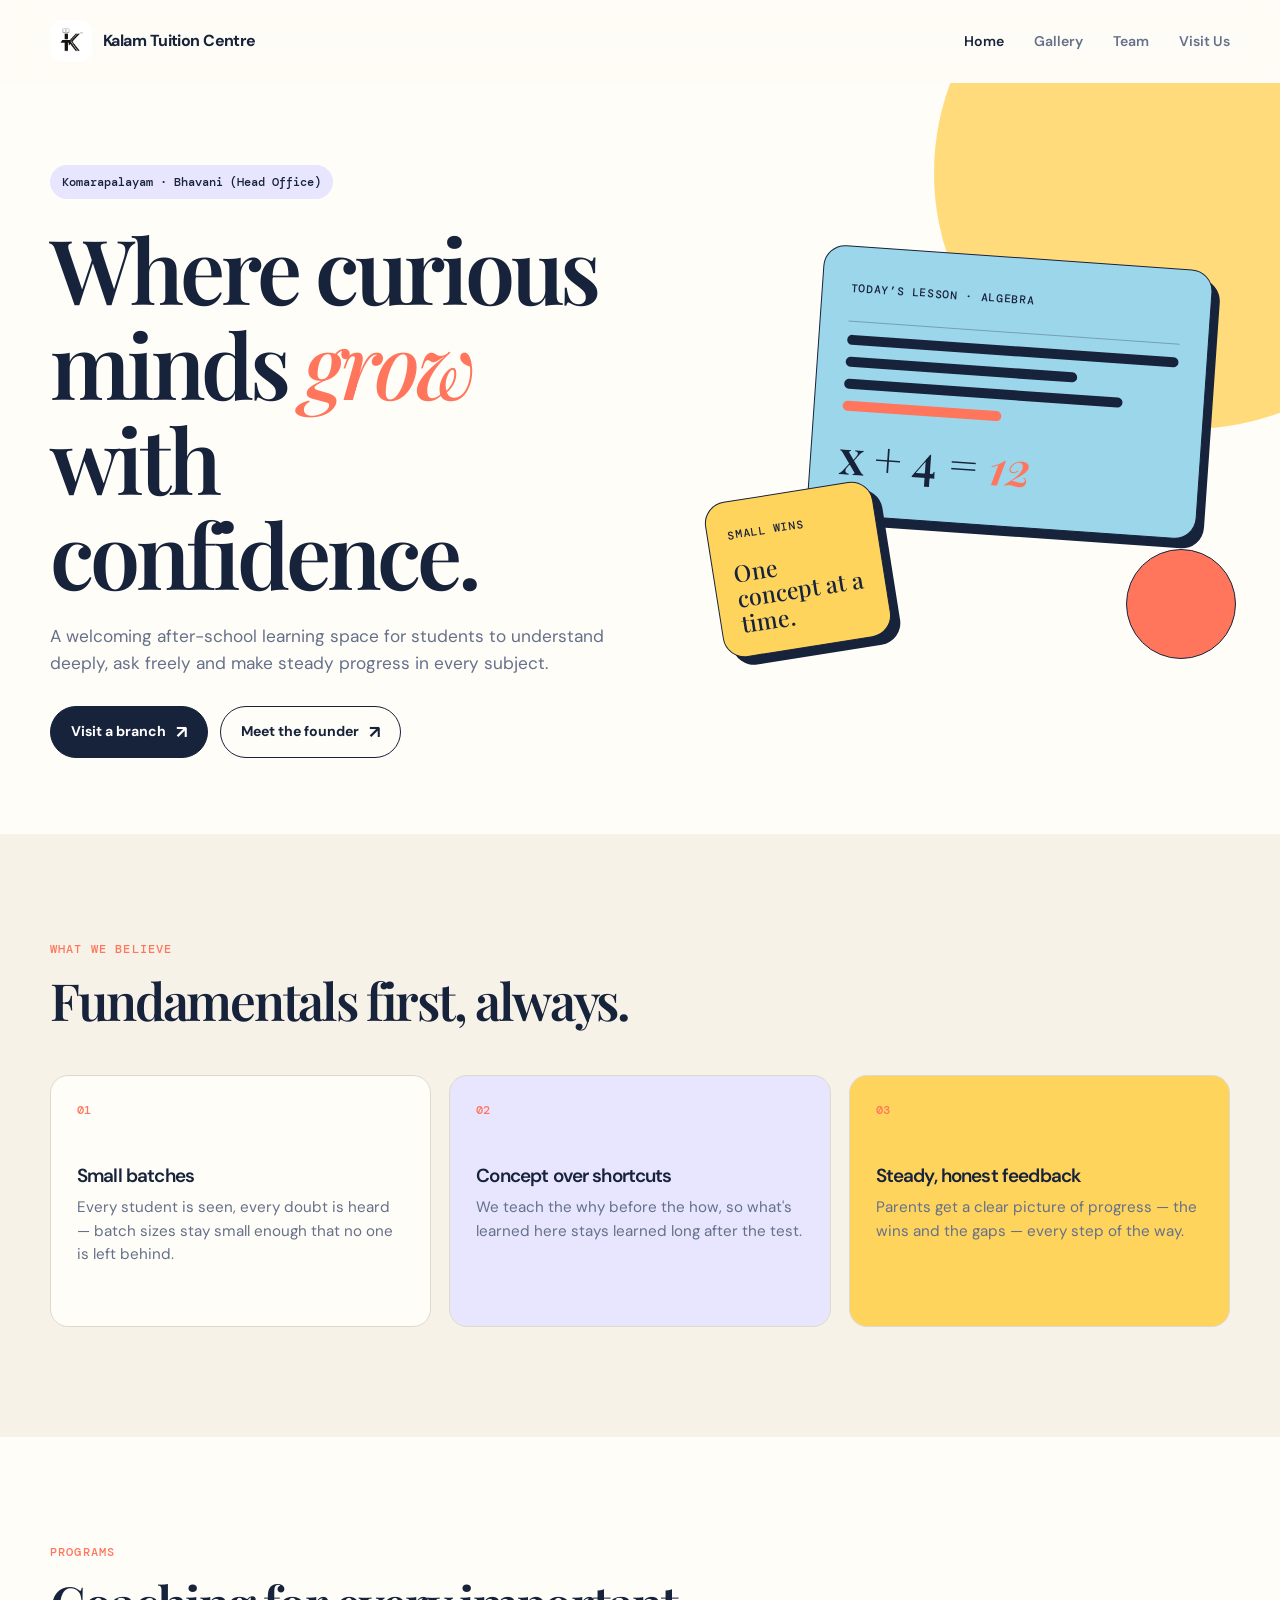
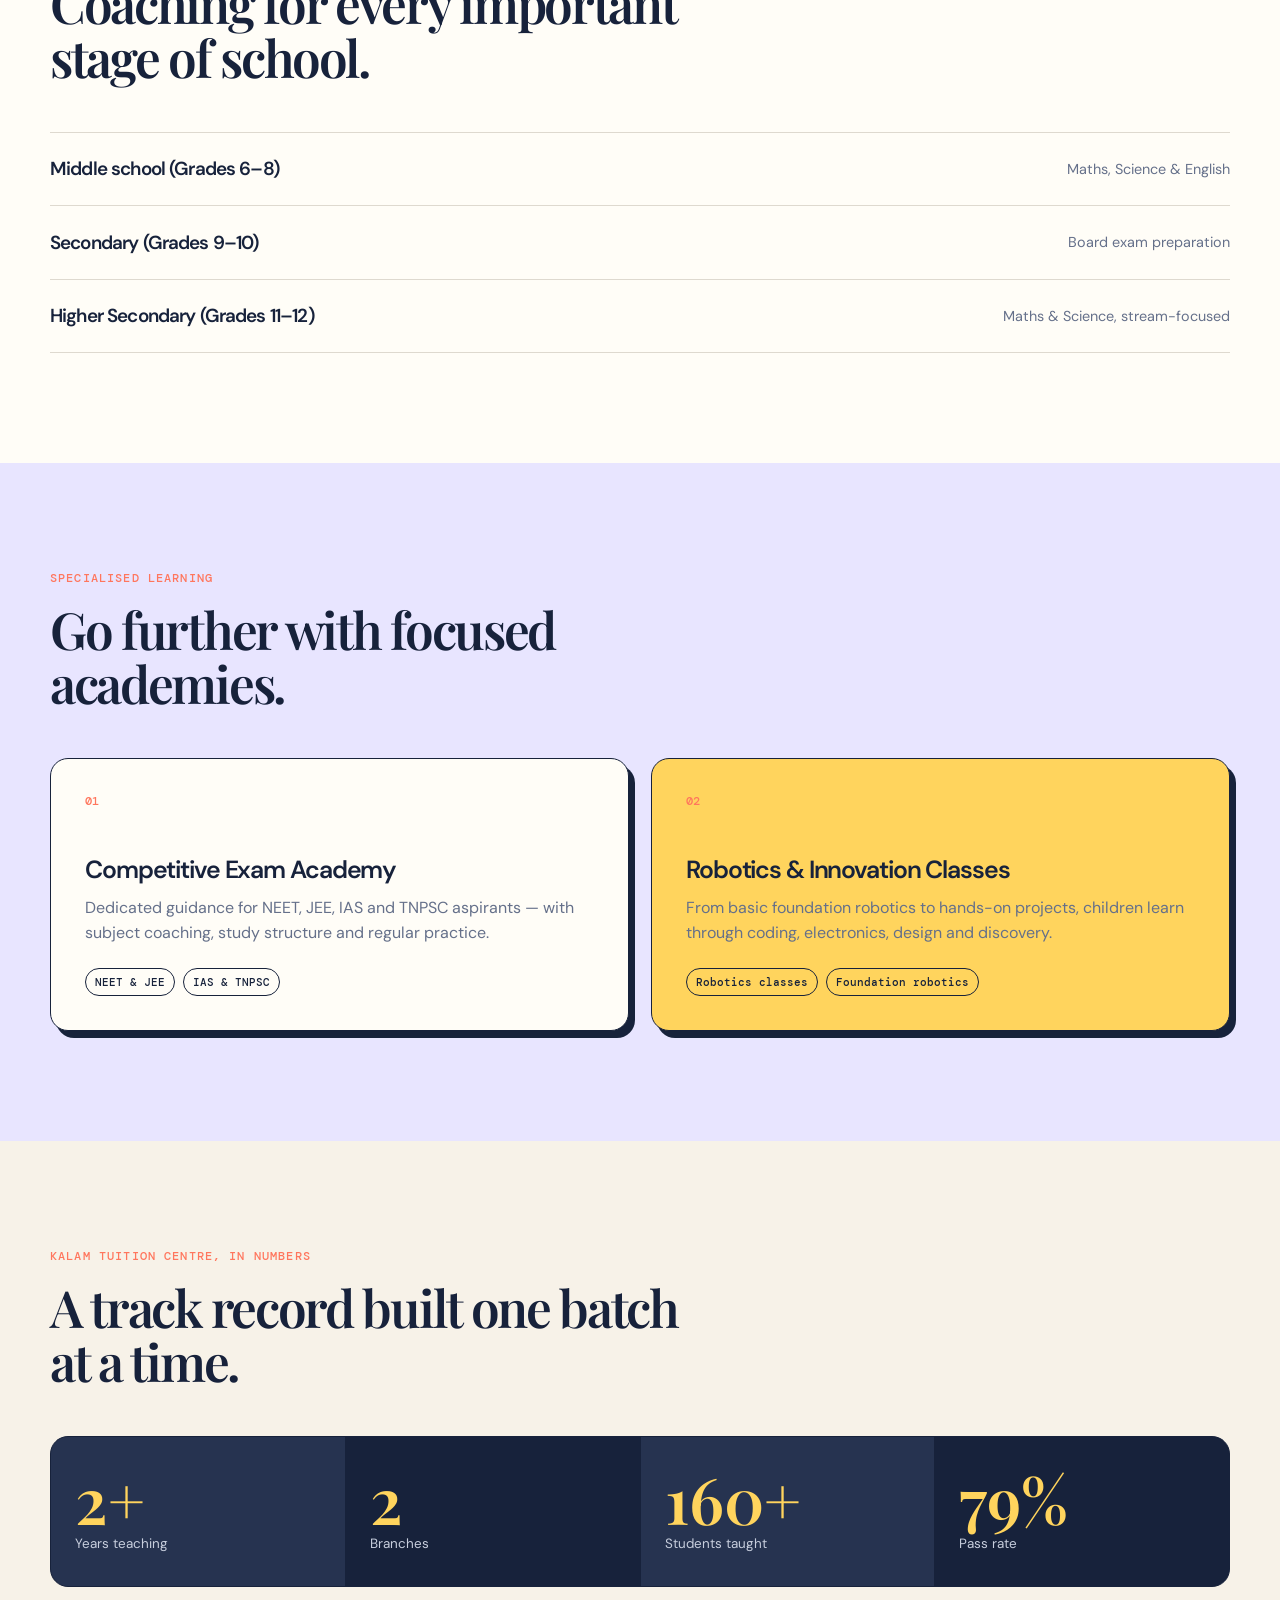
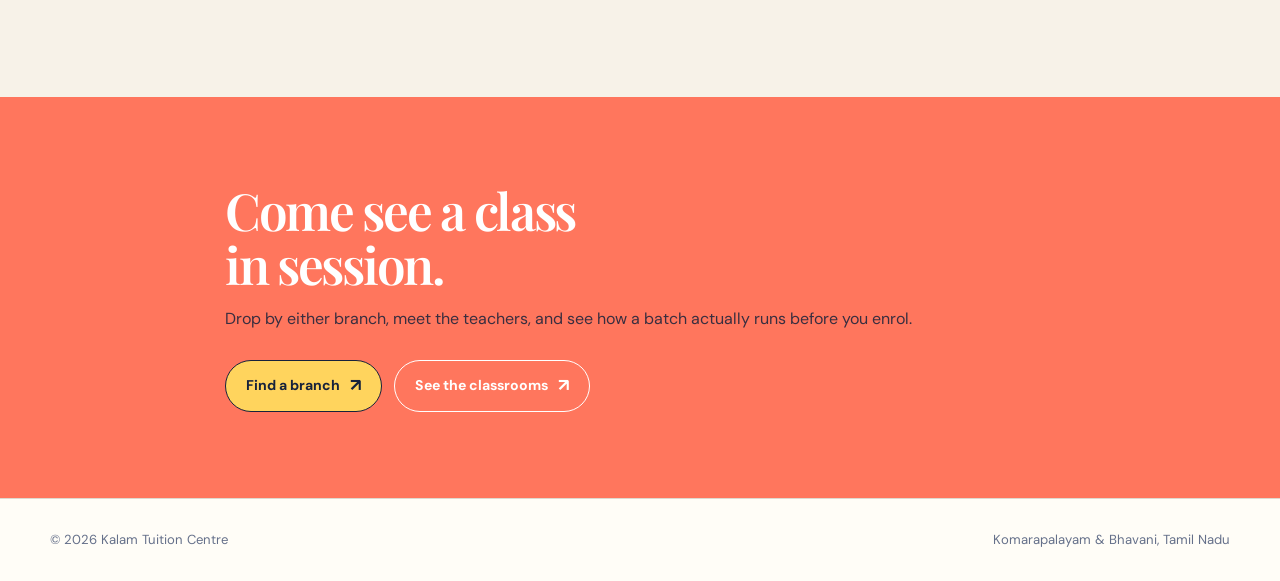
<file: index.html>
<!doctype html>
<html lang="en">
<head>
<meta charset="UTF-8">
<meta name="viewport" content="width=device-width, initial-scale=1">
<title>Kalam Tuition Centre — Learning, aimed higher</title>
<meta name="description" content="Kalam Tuition Centre — after-school coaching for school students, with branches in Komarapalayam and Bhavani.">
<link rel="icon" type="image/png" href="assets/images/favicon-64.png">
<link rel="stylesheet" href="assets/style.css">
</head>
<body>

<nav class="site-nav">
  <div class="container">
    <a href="index.html" class="brand"><img src="assets/images/logo.jpg" alt="Kalam Tuition Centre logo" class="logo-mark">Kalam Tuition Centre</a>
    <ul class="nav-links">
      <li><a href="index.html" class="active">Home</a></li>
      <li><a href="gallery.html">Gallery</a></li>
      <li><a href="founder.html">Team</a></li>
      <li><a href="contact.html">Visit Us</a></li>
    </ul>
    <button class="nav-toggle" aria-label="Toggle menu" aria-expanded="false"><span></span><span></span><span></span></button>
  </div>
</nav>

<header class="hero">
  <svg class="hero-arc" viewBox="0 0 520 420" xmlns="http://www.w3.org/2000/svg" aria-hidden="true">
    <path d="M10,400 C120,380 260,280 300,150 C320,85 350,45 500,20" />
    <circle r="5" fill="var(--gold)">
      <animateMotion dur="1.8s" begin="0.2s" fill="freeze"
        path="M10,400 C120,380 260,280 300,150 C320,85 350,45 500,20" />
    </circle>
  </svg>
  <div class="container">
    <div class="hero-copy">
    <span class="hero-eyebrow">Komarapalayam · Bhavani (Head Office)</span>
    <h1>Where curious minds <em>grow</em> with confidence.</h1>
    <p class="lede">A welcoming after-school learning space for students to understand deeply, ask freely and make steady progress in every subject.</p>
    <div class="hero-actions">
      <a href="contact.html" class="btn btn-primary">Visit a branch</a>
      <a href="founder.html" class="btn btn-ghost">Meet the founder</a>
    </div>
    </div>
    <div class="hero-visual" aria-hidden="true">
      <div class="visual-card main"><small>Today’s lesson · Algebra</small><div class="lesson-lines"><span></span><span></span><span></span><span></span></div><div class="math">x + 4 = <i>12</i></div></div>
      <div class="visual-card note"><small>Small wins</small><strong>One concept at a time.</strong></div><div class="visual-dot"></div>
    </div>
  </div>
</header>

<section>
  <div class="container">
    <div class="section-head reveal">
      <span class="kicker">What we believe<svg class="kicker-underline" viewBox="0 0 120 10" aria-hidden="true"><path d="M2,6 Q30,2 60,6 T118,5"/></svg></span>
      <h2>Fundamentals first, always.</h2>
    </div>
    <div class="value-grid">
      <div class="value reveal">
        <h3>Small batches</h3>
        <p>Every student is seen, every doubt is heard — batch sizes stay small enough that no one is left behind.</p>
      </div>
      <div class="value reveal" data-delay="120">
        <h3>Concept over shortcuts</h3>
        <p>We teach the why before the how, so what's learned here stays learned long after the test.</p>
      </div>
      <div class="value reveal" data-delay="240">
        <h3>Steady, honest feedback</h3>
        <p>Parents get a clear picture of progress — the wins and the gaps — every step of the way.</p>
      </div>
    </div>
  </div>
</section>

<section class="alt">
  <div class="container">
    <div class="section-head reveal">
      <span class="kicker">Programs<svg class="kicker-underline" viewBox="0 0 120 10" aria-hidden="true"><path d="M2,6 Q30,2 60,6 T118,5"/></svg></span>
      <h2>Coaching for every important stage of school.</h2>
    </div>
    <ul class="programs">
      <li class="reveal reveal-left"><h3>Middle school (Grades 6–8)</h3><span class="tag">Maths, Science &amp; English</span></li>
      <li class="reveal reveal-left" data-delay="90"><h3>Secondary (Grades 9–10)</h3><span class="tag">Board exam preparation</span></li>
      <li class="reveal reveal-left" data-delay="180"><h3>Higher Secondary (Grades 11–12)</h3><span class="tag">Maths &amp; Science, stream-focused</span></li>
    </ul>
  </div>
</section>

<section class="special-programs">
  <div class="container">
    <div class="section-head reveal">
      <span class="kicker">Specialised learning</span>
      <h2>Go further with focused academies.</h2>
    </div>
    <div class="feature-grid">
      <article class="feature-card reveal">
        <span class="feature-number">01</span>
        <h3>Competitive Exam Academy</h3>
        <p>Dedicated guidance for NEET, JEE, IAS and TNPSC aspirants — with subject coaching, study structure and regular practice.</p>
        <div class="feature-tags"><span>NEET &amp; JEE</span><span>IAS &amp; TNPSC</span></div>
      </article>
      <article class="feature-card reveal" data-delay="130">
        <span class="feature-number">02</span>
        <h3>Robotics &amp; Innovation Classes</h3>
        <p>From basic foundation robotics to hands-on projects, children learn through coding, electronics, design and discovery.</p>
        <div class="feature-tags"><span>Robotics classes</span><span>Foundation robotics</span></div>
      </article>
    </div>
  </div>
</section>

<section>
  <div class="container">
    <div class="section-head reveal">
      <span class="kicker">Kalam Tuition Centre, in numbers<svg class="kicker-underline" viewBox="0 0 120 10" aria-hidden="true"><path d="M2,6 Q30,2 60,6 T118,5"/></svg></span>
      <h2>A track record built one batch at a time.</h2>
    </div>
    <div class="stats reveal">
      <div class="stat"><span class="num" data-target="3" data-suffix="+">0</span><span class="label">Years teaching</span></div>
      <div class="stat"><span class="num" data-target="3">0</span><span class="label">Branches</span></div>
      <div class="stat"><span class="num" data-target="200" data-suffix="+">0</span><span class="label">Students taught</span></div>
      <div class="stat"><span class="num" data-target="99" data-suffix="%">0</span><span class="label">Pass rate</span></div>
    </div>
  </div>
</section>

<section class="cta-band">
  <div class="container reveal">
    <h2>Come see a class in session.</h2>
    <p class="lede" style="color:inherit; opacity:0.85;">Drop by either branch, meet the teachers, and see how a batch actually runs before you enrol.</p>
    <div class="hero-actions" style="margin-top:28px;">
      <a href="contact.html" class="btn btn-primary">Find a branch</a>
      <a href="gallery.html" class="btn btn-ghost">See the classrooms</a>
    </div>
  </div>
</section>

<footer>
  <div class="container">
    <span>© <span id="year"></span> Kalam Tuition Centre</span>
    <span>Komarapalayam &amp; Bhavani, Tamil Nadu</span>
  </div>
</footer>

<script src="assets/script.js"></script>
<script>document.getElementById('year').textContent = new Date().getFullYear();</script>
</body>
</html>
</file>
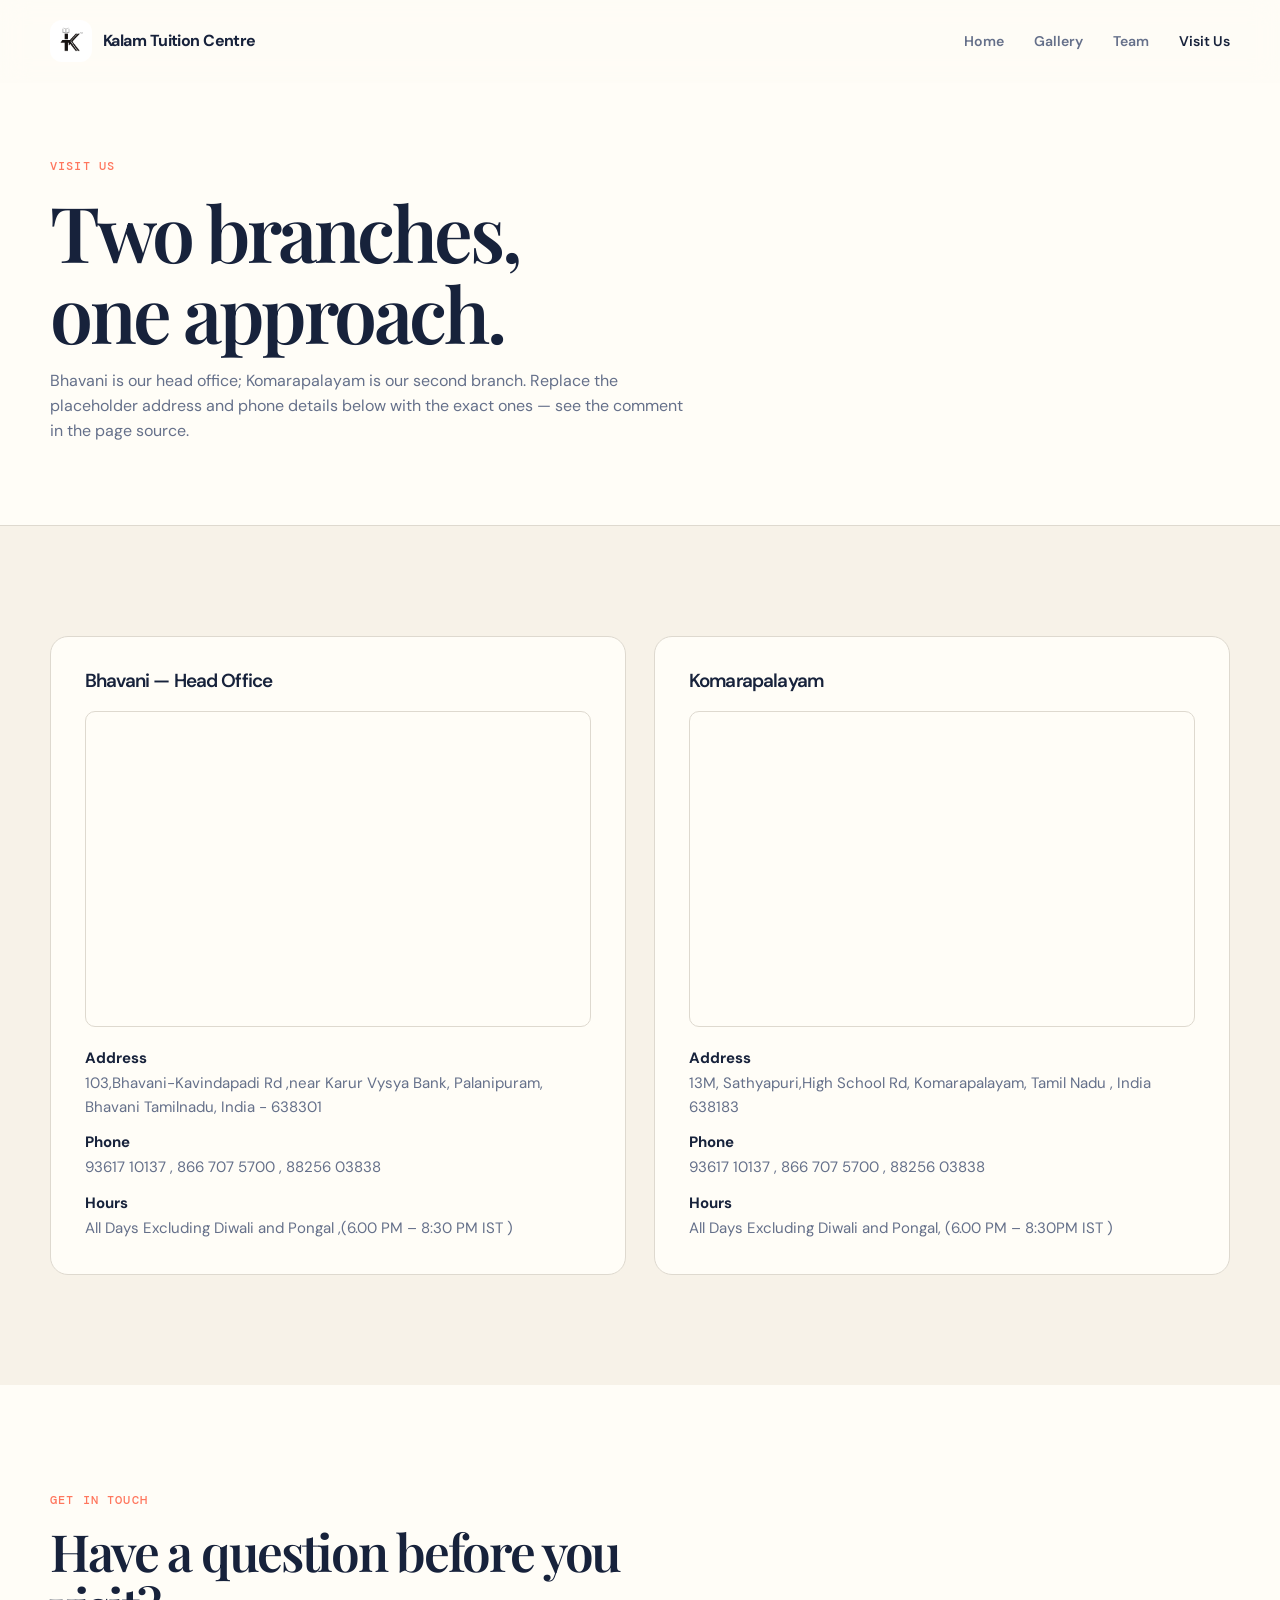
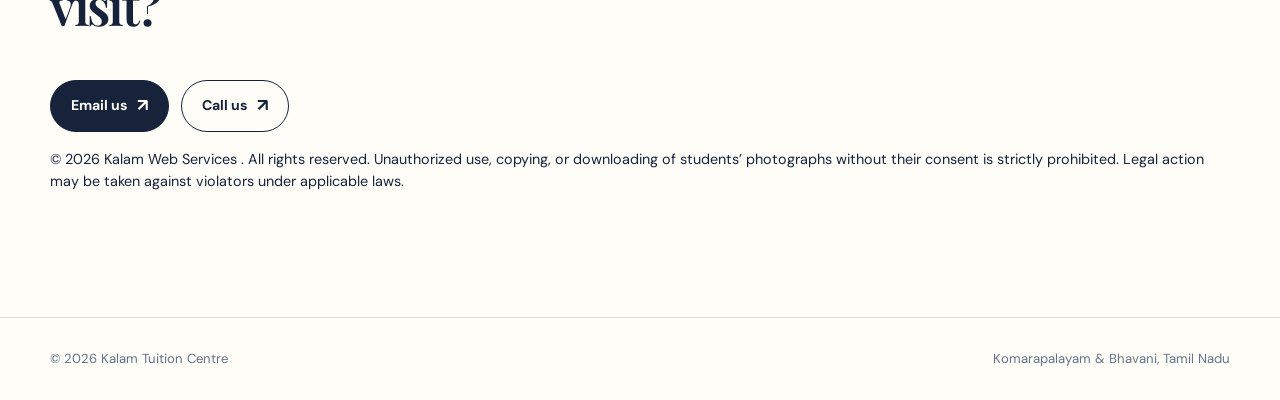
<file: contact.html>
<!doctype html>
<html lang="en">
<head>
<meta charset="UTF-8">
<meta name="viewport" content="width=device-width, initial-scale=1">
<title>Visit Us — Kalam Tuition Centre</title>
<link rel="icon" type="image/png" href="assets/images/favicon-64.png">
<link rel="stylesheet" href="assets/style.css">
</head>
<body>

<nav class="site-nav">
  <div class="container">
    <a href="index.html" class="brand"><img src="assets/images/logo.jpg" alt="Kalam Tuition Centre logo" class="logo-mark">Kalam Tuition Centre</a>
    <ul class="nav-links">
      <li><a href="index.html">Home</a></li>
      <li><a href="gallery.html">Gallery</a></li>
      <li><a href="founder.html">Team</a></li>
      <li><a href="contact.html" class="active">Visit Us</a></li>
    </ul>
    <button class="nav-toggle" aria-label="Toggle menu" aria-expanded="false"><span></span><span></span><span></span></button>
  </div>
</nav>

<header class="page-header">
  <div class="container">
    <span class="kicker">Visit Us</span>
    <h1>Two branches, one approach.</h1>
    <p>Bhavani is our head office; Komarapalayam is our second branch. Replace the placeholder address and phone details below with the exact ones — see the comment in the page source.</p>
  </div>
</header>

<section>
  <div class="container">
    <!--
      Each map below uses a plain Google Maps embed (no API key needed):
      https://www.google.com/maps?q=YOUR+FULL+ADDRESS&output=embed
      Swap the q= value for the exact address of each branch.
    -->
    <div class="branches">
      <div class="branch reveal">
        <h3>Bhavani — Head Office</h3>
        <div class="map-frame">
          <iframe loading="lazy" src= "https://www.google.com/maps/embed?pb=!1m18!1m12!1m3!1d3910.5340971620817!2d77.68029997421498!3d11.441323646579493!2m3!1f0!2f0!3f0!3m2!1i1024!2i768!4f13.1!3m3!1m2!1s0x3ba969c04ca43679%3A0x1cfdf974d1d4ad1a!2sKalam%20Tuition%20centre!5e0!3m2!1sen!2sin!4v1791565680460!5m2!1sen!2sin" title="Map to the Bhavani branch"></iframe>
        </div>
        <dl>
          <dt>Address</dt>
          <dd>103,Bhavani-Kavindapadi Rd ,near Karur Vysya Bank, Palanipuram, Bhavani Tamilnadu, India - 638301</dd>
          <dt>Phone</dt>
          <dd>93617 10137 , 866 707 5700 , 88256 03838</dd>
          <dt>Hours</dt>
          <dd>All Days Excluding Diwali and Pongal  ,(6.00 PM – 8:30 PM IST )</dd>
        </dl>
      </div>
      <div class="branch reveal" data-delay="150">
        <h3>Komarapalayam</h3>
        <div class="map-frame">
          <iframe loading="lazy" src= "https://www.google.com/maps/embed?pb=!1m18!1m12!1m3!1d3910.5034593401706!2d77.69833757421506!3d11.44354144653622!2m3!1f0!2f0!3f0!3m2!1i1024!2i768!4f13.1!3m3!1m2!1s0x3ba96975edca85a3%3A0x3d3159c5b9667452!2sKalam%20Tuition%20Centre!5e0!3m2!1sen!2sin!4v1791566084029!5m2!1sen!2sin" title="Map to the Komarapalayam branch"></iframe>
        </div>
        <dl>
          <dt>Address</dt>
          <dd>13M, Sathyapuri,High School Rd, Komarapalayam, Tamil Nadu , India  638183</dd>
          <dt>Phone</dt>
          <dd>93617 10137 , 866 707 5700 , 88256 03838</dd>
          <dt>Hours</dt>
          <dd>All Days Excluding Diwali and Pongal, (6.00 PM – 8:30PM IST )</dd>
        </dl>
      </div>
    </div>
  </div>
</section>

<section class="alt">
  <div class="container">
    <div class="section-head reveal">
      <span class="kicker">Get in touch<svg class="kicker-underline" viewBox="0 0 120 10" aria-hidden="true"><path d="M2,6 Q30,2 60,6 T118,5"/></svg></span>
      <h2>Have a question before you visit?</h2>
    </div>
    <p><a href="mailto:kalamtuitioncentre07@gmail.com" class="btn btn-primary">Email us</a> &nbsp; <a href="tel:+91 93617 10137" class="btn btn-ghost">Call us</a></p>
    <p style="color:var(--ink-soft); font-size:0.9rem;"> © 2026 Kalam Web Services . All rights reserved. Unauthorized use, copying, or downloading of students’ photographs without their consent is strictly prohibited. Legal action may be taken against violators under applicable laws.</p>
  </div>
</section>

<footer>
  <div class="container">
    <span>© <span id="year"></span> Kalam Tuition Centre</span>
    <span>Komarapalayam &amp; Bhavani, Tamil Nadu</span>
  </div>
</footer>

<script src="assets/script.js"></script>
<script>document.getElementById('year').textContent = new Date().getFullYear();</script>
</body>
</html>
</file>
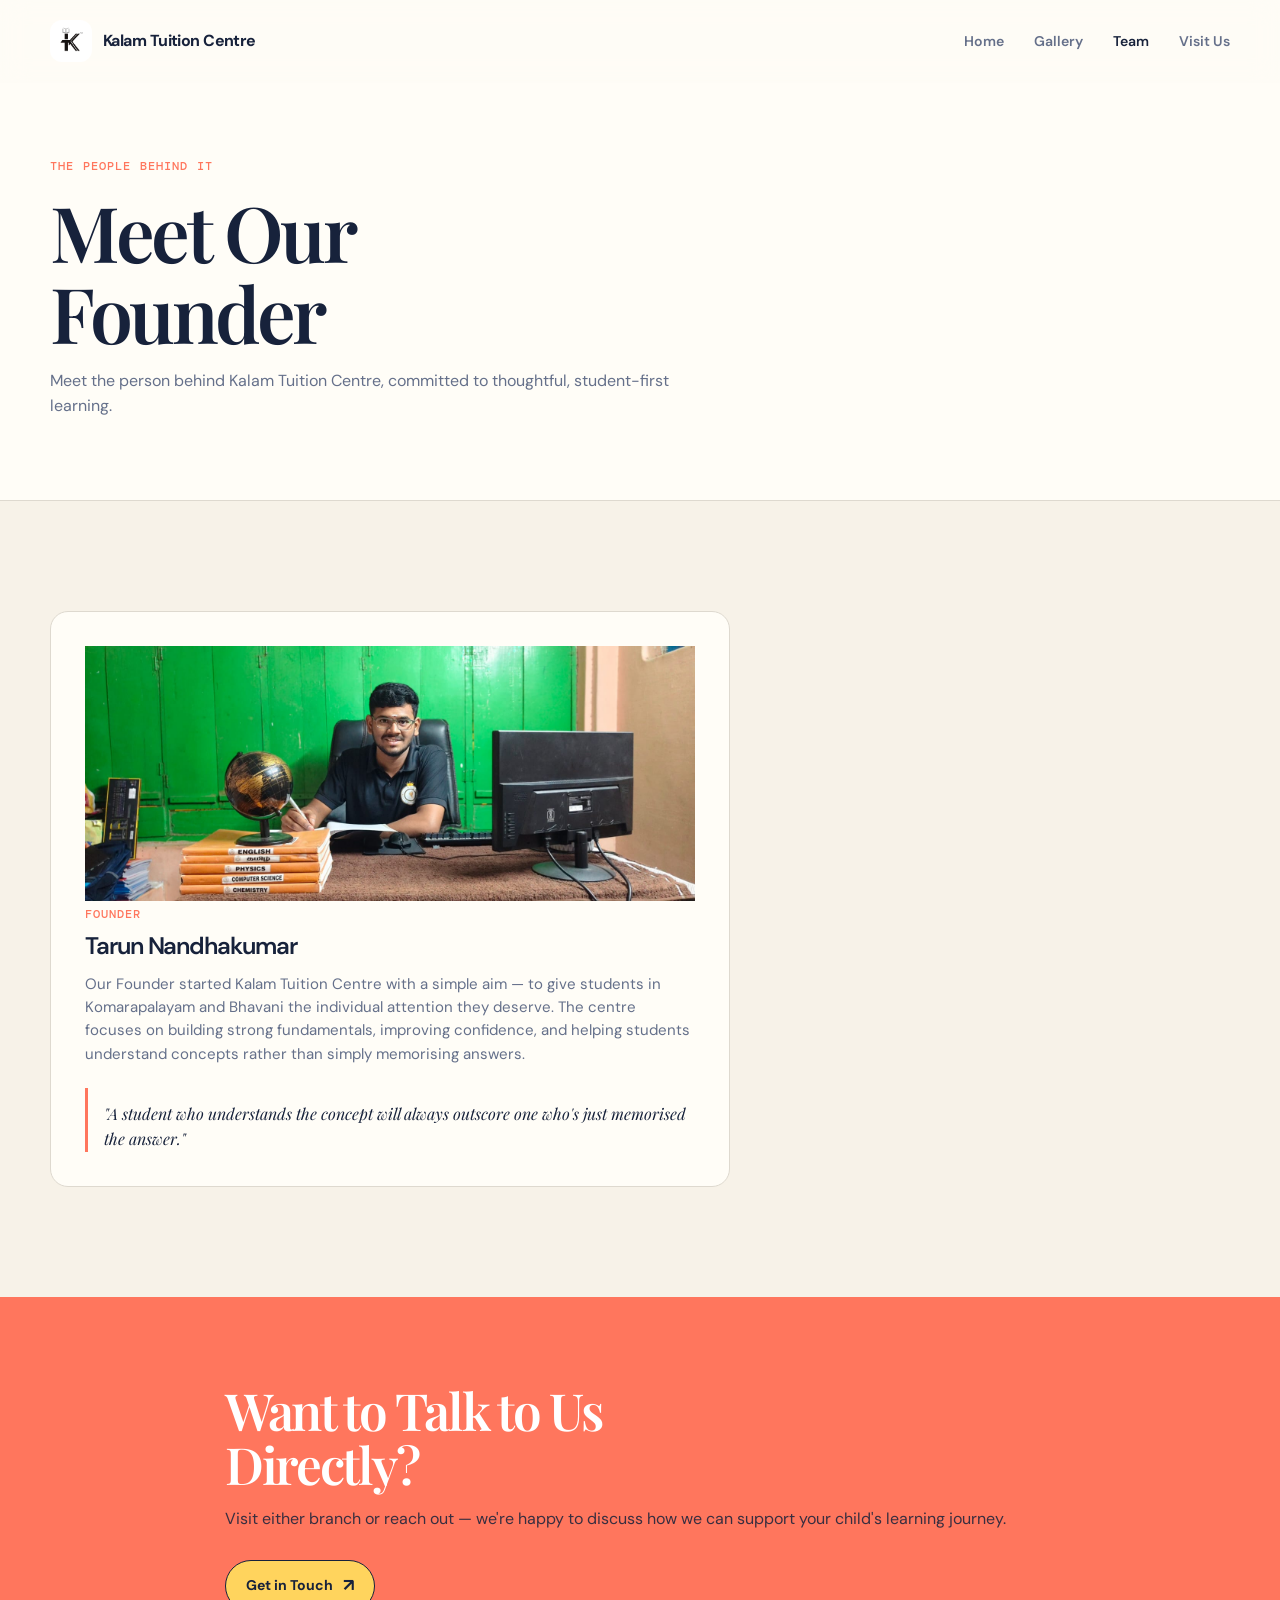
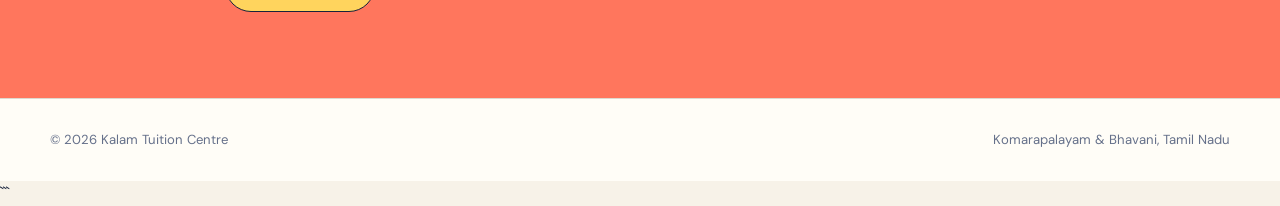
<file: founder.html>
<!doctype html>
<html lang="en">
<head>
  <meta charset="UTF-8">
  <meta name="viewport" content="width=device-width, initial-scale=1">

  <title>Founder — Kalam Tuition Centre</title>

  <link rel="icon" type="image/png"
        href="assets/images/favicon-64.png">
  <link rel="stylesheet" href="assets/style.css">
</head>

<body>

  <!-- Navigation -->
  <nav class="site-nav">
    <div class="container">
      <a href="index.html" class="brand">
        <img src="assets/images/logo.jpg"
             alt="Kalam Tuition Centre logo"
             class="logo-mark">
        Kalam Tuition Centre
      </a>

      <ul class="nav-links">
        <li><a href="index.html">Home</a></li>
        <li><a href="gallery.html">Gallery</a></li>
        <li><a href="founder.html" class="active">Team</a></li>
        <li><a href="contact.html">Visit Us</a></li>
      </ul>

      <button class="nav-toggle"
              aria-label="Toggle menu"
              aria-expanded="false">
        <span></span>
        <span></span>
        <span></span>
      </button>
    </div>
  </nav>

  <!-- Page Header -->
  <header class="page-header">
    <div class="container">
      <span class="kicker">The people behind it</span>
      <h1>Meet Our Founder</h1>
      <p>
        Meet the person behind Kalam Tuition Centre,
        committed to thoughtful, student-first learning.
      </p>
    </div>
  </header>

  <!-- Founder Section -->
  <section class="founder-section">
    <div class="container">

      <div class="people only-founder">
        <div class="person reveal reveal-left">

          <img
            src="assets/images/founder.jpeg"
            alt="Founder of Kalam Tuition Centre"
            class="founder-photo"
            loading="lazy"
          >

          <span class="role">Founder</span>

          <h2>Tarun Nandhakumar </h2>

          <p>
            Our Founder started Kalam Tuition Centre with a
            simple aim — to give students in Komarapalayam and
            Bhavani the individual attention they deserve.
            The centre focuses on building strong fundamentals,
            improving confidence, and helping students understand
            concepts rather than simply memorising answers.
          </p>

          <blockquote>
            "A student who understands the concept will always
            outscore one who's just memorised the answer."
          </blockquote>

        </div>
      </div>

    </div>
  </section>

  <!-- Call to Action -->
  <section class="cta-band">
    <div class="container reveal">
      <h2>Want to Talk to Us Directly?</h2>

      <p class="lede" style="color: inherit; opacity: 0.85;">
        Visit either branch or reach out — we're happy to discuss
        how we can support your child's learning journey.
      </p>

      <div class="hero-actions" style="margin-top: 28px;">
        <a href="contact.html" class="btn btn-primary">
          Get in Touch
        </a>
      </div>
    </div>
  </section>

  <!-- Footer -->
  <footer>
    <div class="container">
      <span>
        &copy; <span id="year"></span> Kalam Tuition Centre
      </span>

      <span>Komarapalayam &amp; Bhavani, Tamil Nadu</span>
    </div>
  </footer>

  <script src="assets/script.js"></script>

  <script>
    document.getElementById("year").textContent =
      new Date().getFullYear();
  </script>

</body>
</html>
```
</file>
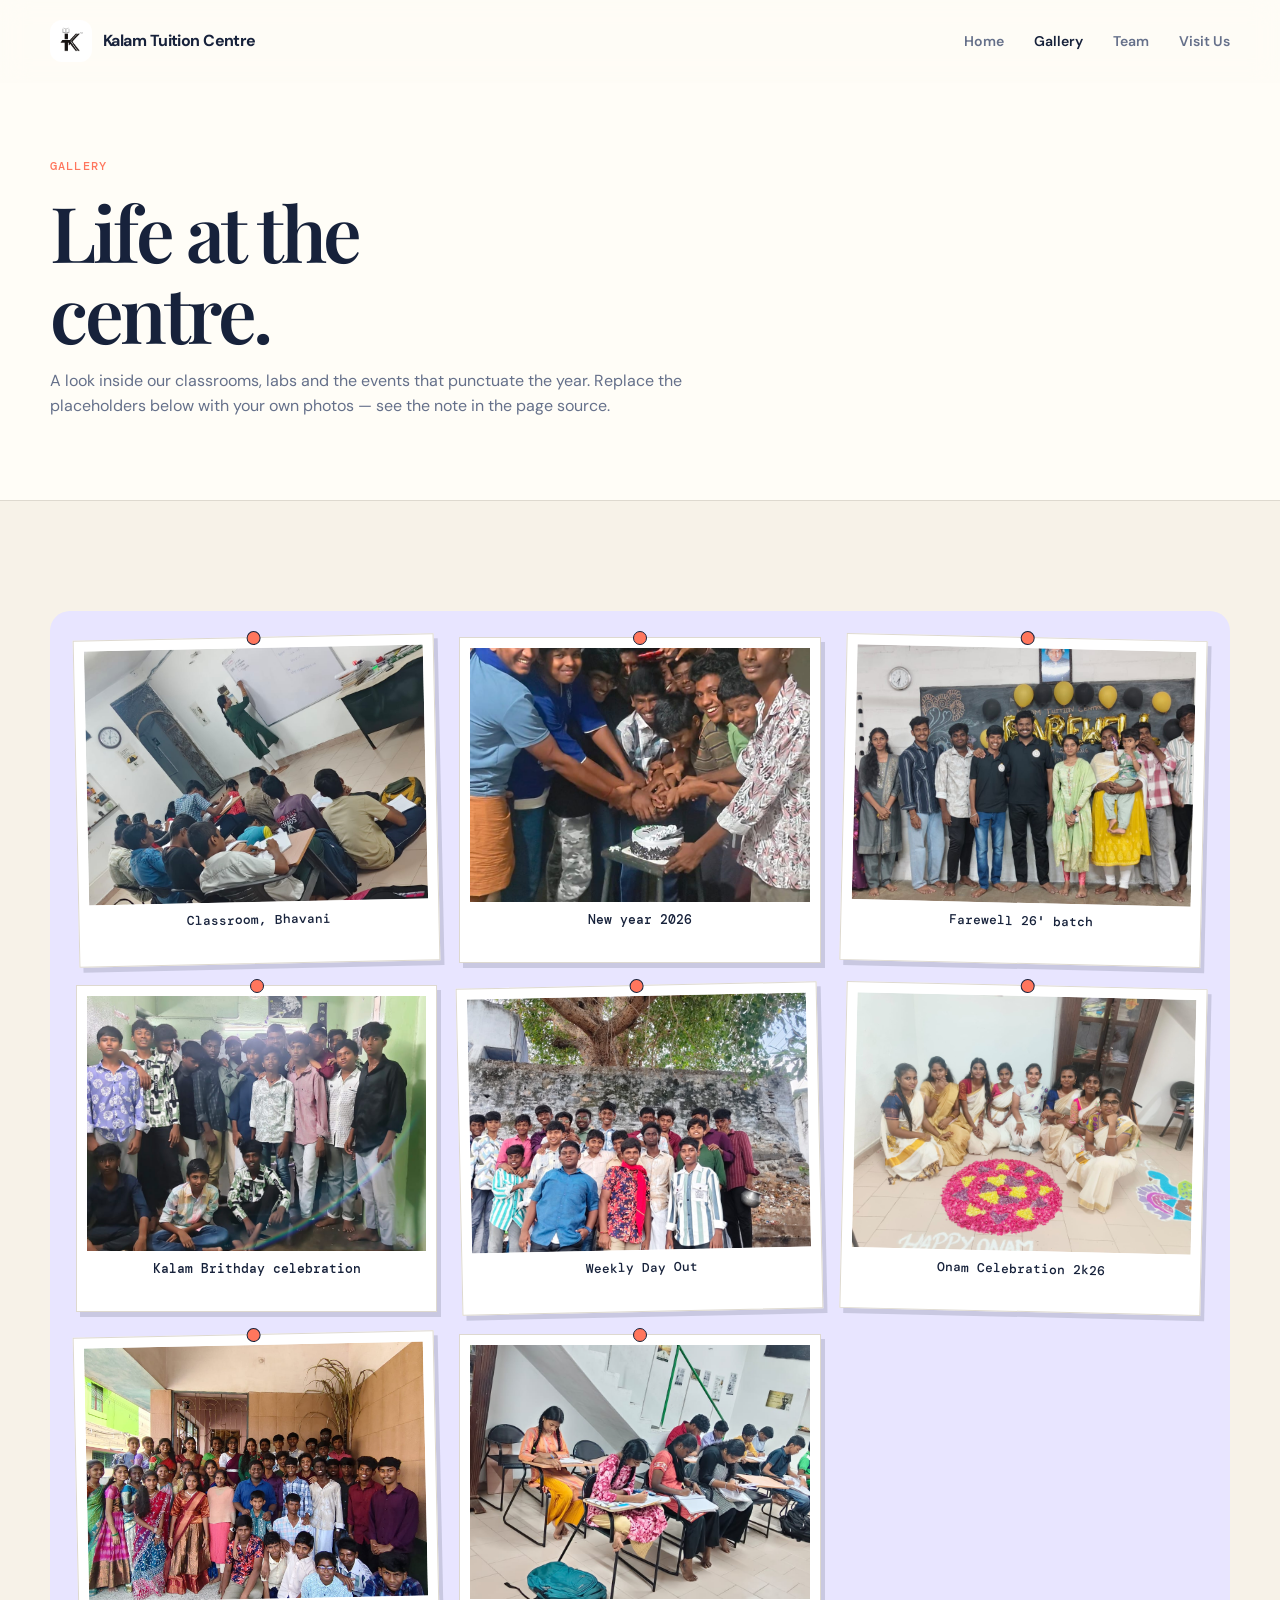
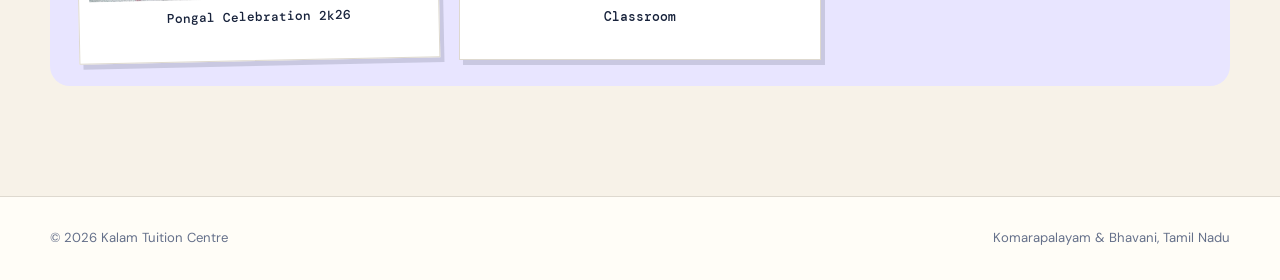
<file: gallery.html>
<!doctype html>
<html lang="en">
<head>
<meta charset="UTF-8">
<meta name="viewport" content="width=device-width, initial-scale=1">
<title>Gallery — Kalam Tuition Centre</title>
<link rel="icon" type="image/png" href="assets/images/favicon-64.png">
<link rel="stylesheet" href="assets/style.css">
</head>
<body>

<nav class="site-nav">
  <div class="container">
    <a href="index.html" class="brand"><img src="assets/images/logo.jpg" alt="Kalam Tuition Centre logo" class="logo-mark">Kalam Tuition Centre</a>
    <ul class="nav-links">
      <li><a href="index.html">Home</a></li>
      <li><a href="gallery.html" class="active">Gallery</a></li>
      <li><a href="founder.html">Team</a></li>
      <li><a href="contact.html">Visit Us</a></li>
    </ul>
    <button class="nav-toggle" aria-label="Toggle menu" aria-expanded="false"><span></span><span></span><span></span></button>
  </div>
</nav>

<header class="page-header">
  <div class="container">
    <span class="kicker">Gallery</span>
    <h1>Life at the centre.</h1>
    <p>A look inside our classrooms, labs and the events that punctuate the year. Replace the placeholders below with your own photos — see the note in the page source.</p>
  </div>
</header>

<section>
  <div class="container">
    <!--
      Replace each placeholder <img src="..."> with your real photo, e.g.
      <img src="assets/images/science-lab.jpg" alt="Students in the science lab">
      Keep photos roughly 4:3 so they sit neatly in the frame.
    -->
    <div class="gallery-board">
      <div class="gallery-grid">
        <div class="gallery-item reveal reveal-pin"><span class="pin"></span><div class="frame"><img src="assets/images/clas.jpeg" alt="Classroom session in progress"></div><span class="cap">Classroom, Bhavani</span></div>
        <div class="gallery-item reveal reveal-pin" data-delay="60"><span class="pin"></span><div class="frame"><img src="assets/images/clel.jpeg" alt="Science laboratory"></div><span class="cap">New year 2026 </span></div>
        <div class="gallery-item reveal reveal-pin" data-delay="120"><span class="pin"></span><div class="frame"><img src="assets/images/farewell.jpeg" alt="Annual day celebration"></div><span class="cap">Farewell 26' batch </span></div>
        <div class="gallery-item reveal reveal-pin" data-delay="180"><span class="pin"></span><div class="frame"><img src="assets/images/cele2  brithdya.jpeg" alt="Students studying together"></div><span class="cap">Kalam Brithday celebration</span></div>
        <div class="gallery-item reveal reveal-pin" data-delay="240"><span class="pin"></span><div class="frame"><img src="assets/images/day out.jpeg" alt="img not found"></div><span class="cap">Weekly Day Out</span></div>
        <div class="gallery-item reveal reveal-pin" data-delay="300"><span class="pin"></span><div class="frame"><img src="assets/images/onam celebration.jpeg" alt="Award distribution"></div><span class="cap">Onam Celebration 2k26</span></div>
        <div class="gallery-item reveal reveal-pin" data-delay="360"><span class="pin"></span><div class="frame"><img src="assets/images/pongal celebreation.jpeg" alt="Language lab"></div><span class="cap">Pongal Celebration 2k26</span></div>
        <div class="gallery-item reveal reveal-pin" data-delay="420"><span class="pin"></span><div class="frame"><img src="assets/images/classroom.jpeg" alt="Parents' meeting"></div><span class="cap">Classroom</span></div>
        <div class="gallery-item reveal reveal-pin" data-delay="480"><span class="pin"></span><div class="frame"><img src="assets/images/kpm pongal.jpeg" alt="Field trip"></div><span class="cap">Kumarapalayam Pongal Celebration 2k26 </span></div>
      </div>
    </div>
  </div>
</section>

<footer>
  <div class="container">
    <span>© <span id="year"></span> Kalam Tuition Centre</span>
    <span>Komarapalayam &amp; Bhavani, Tamil Nadu</span>
  </div>
</footer>

<script src="assets/script.js"></script>
<script>document.getElementById('year').textContent = new Date().getFullYear();</script>
</body>
</html>
</file>
<file: assets/style.css>
@import url('https://fonts.googleapis.com/css2?family=DM+Mono:wght@400;500&family=DM+Sans:opsz,wght@9..40,400;9..40,500;9..40,600;9..40,700&family=Playfair+Display:ital,wght@0,500;0,600;0,700;1,500&display=swap');
:root{--ink:#17223b;--muted:#65708a;--cream:#fffdf7;--canvas:#f7f2e8;--lavender:#e8e5ff;--yellow:#ffd45d;--coral:#ff765d;--blue:#9cd6eb;--line:#ded9cf;--serif:'Playfair Display',Georgia,serif;--sans:'DM Sans',Arial,sans-serif;--mono:'DM Mono',monospace;--ease:cubic-bezier(.22,1,.36,1)}
*{box-sizing:border-box}html{scroll-behavior:smooth}body{margin:0;background:var(--canvas);color:var(--ink);font-family:var(--sans);line-height:1.55}img{display:block;max-width:100%}a{color:inherit}h1,h2,h3,p{margin-top:0}h1,h2,h3{font-weight:600;line-height:1.06;letter-spacing:-.045em}h1,h2{font-family:var(--serif)}h1{font-size:clamp(3.1rem,7vw,6.35rem)}h2{font-size:clamp(2.25rem,4vw,4rem)}h3{font-size:1.18rem}.container{width:min(1180px,calc(100% - 48px));margin:auto}
.site-nav{position:sticky;top:0;z-index:20;background:rgba(255,253,247,.88);border-bottom:1px solid transparent;backdrop-filter:blur(14px)}.site-nav.scrolled{border-color:var(--line)}.site-nav .container{min-height:82px;display:flex;align-items:center;justify-content:space-between;gap:24px}.brand{display:flex;align-items:center;gap:11px;font-weight:700;font-size:1rem;letter-spacing:-.035em;text-decoration:none}.brand span{color:var(--coral)}.logo-mark{width:42px;height:42px;border-radius:12px;object-fit:cover}.nav-links{display:flex;list-style:none;gap:30px;padding:0;margin:0}.nav-links a{font-size:.88rem;font-weight:600;text-decoration:none;color:var(--muted);transition:color .2s}.nav-links a:hover,.nav-links a.active{color:var(--ink)}.nav-toggle{display:none;border:0;background:transparent;width:38px;height:38px;position:relative}.nav-toggle span{position:absolute;left:7px;right:7px;height:2px;border-radius:5px;background:var(--ink);transition:.25s var(--ease)}.nav-toggle span:nth-child(1){top:11px}.nav-toggle span:nth-child(2){top:18px}.nav-toggle span:nth-child(3){top:25px}.nav-toggle.active span:nth-child(1){top:18px;transform:rotate(45deg)}.nav-toggle.active span:nth-child(2){opacity:0}.nav-toggle.active span:nth-child(3){top:18px;transform:rotate(-45deg)}
.eyebrow,.kicker{color:var(--coral);font:500 .72rem/1 var(--mono);letter-spacing:.1em;text-transform:uppercase}.btn{display:inline-flex;align-items:center;justify-content:center;gap:10px;padding:14px 20px;border:1px solid var(--ink);border-radius:100px;text-decoration:none;font-weight:700;font-size:.88rem;transition:transform .25s var(--ease),box-shadow .25s var(--ease),background .25s}.btn::after{content:'↗';font-size:1.1rem;line-height:1}.btn:hover{transform:translateY(-3px);box-shadow:0 7px 0 var(--ink)}.btn-primary{background:var(--ink);color:#fff}.btn-primary:hover{background:var(--coral);border-color:var(--coral)}.btn-ghost{background:var(--cream)}.btn-ghost:hover{background:var(--yellow)}.hero-actions{display:flex;gap:12px;flex-wrap:wrap}section{padding:110px 0}section.alt{background:var(--cream)}.section-head{max-width:650px;margin-bottom:48px}.section-head .kicker{display:block;margin-bottom:17px}.section-head h2{margin-bottom:0}.kicker-underline{display:none}
.hero{overflow:hidden;background:var(--cream);padding:82px 0 76px;position:relative}.hero::before{content:'';position:absolute;width:40vw;height:40vw;max-width:620px;max-height:620px;border-radius:50%;background:var(--yellow);right:-13vw;top:-13vw;opacity:.8}.hero .container{position:relative;display:grid;grid-template-columns:1.08fr .92fr;align-items:center;gap:45px}.hero-arc{display:none}.hero-eyebrow{display:inline-flex;padding:9px 12px;margin-bottom:22px;background:var(--lavender);border-radius:100px;color:var(--ink);font:500 .74rem var(--mono)}.hero h1{max-width:9.8ch;margin-bottom:22px}.hero h1 em{color:var(--coral);font-weight:500}.hero .lede{max-width:47ch;color:var(--muted);font-size:1.08rem;margin-bottom:30px}.hero-visual{min-height:470px;position:relative}.visual-card{position:absolute;background:#fff;border:1px solid var(--ink);border-radius:22px;box-shadow:8px 9px 0 var(--ink)}.visual-card.main{width:min(100%,390px);padding:28px;right:25px;top:30px;background:var(--blue);transform:rotate(4deg)}.visual-card small{font:500 .7rem var(--mono);letter-spacing:.06em;text-transform:uppercase}.lesson-lines{margin:21px 0 12px;padding-top:13px;border-top:1px solid rgba(23,34,59,.3)}.lesson-lines span{display:block;height:10px;border-radius:10px;background:var(--ink);margin-bottom:12px}.lesson-lines span:nth-child(2){width:70%}.lesson-lines span:nth-child(3){width:84%}.lesson-lines span:nth-child(4){width:48%;background:var(--coral)}.math{font:600 3rem var(--serif)}.math i{color:var(--coral)}.visual-card.note{width:170px;padding:20px;left:5px;bottom:48px;background:var(--yellow);transform:rotate(-9deg)}.note strong{display:block;margin-top:14px;font:500 1.45rem/1.1 var(--serif)}.visual-dot{position:absolute;right:-6px;bottom:38px;width:110px;height:110px;border-radius:50%;background:var(--coral);border:1px solid var(--ink)}
.value-grid{display:grid;grid-template-columns:repeat(3,1fr);gap:18px}.value{min-height:252px;padding:26px;background:var(--cream);border:1px solid var(--line);border-radius:18px;transition:transform .3s var(--ease),box-shadow .3s}.value:hover{transform:translateY(-6px);box-shadow:0 12px 0 var(--lavender)}.value:nth-child(2){background:var(--lavender)}.value:nth-child(3){background:var(--yellow)}.value::before{content:'01';display:block;margin-bottom:48px;color:var(--coral);font:500 .75rem var(--mono)}.value:nth-child(2)::before{content:'02'}.value:nth-child(3)::before{content:'03'}.value p{color:var(--muted);margin:0;font-size:.95rem}.value h3{margin-bottom:10px}.programs{margin:0;padding:0;list-style:none;border-top:1px solid var(--line)}.programs li{padding:25px 0;display:grid;grid-template-columns:1fr auto;align-items:center;gap:20px;border-bottom:1px solid var(--line);transition:padding .25s}.programs li:hover{padding-left:14px}.programs h3{margin:0}.tag{color:var(--muted);font-size:.9rem}.special-programs{background:var(--lavender)}.feature-grid{display:grid;grid-template-columns:repeat(2,1fr);gap:22px}.feature-card{padding:34px;background:var(--cream);border:1px solid var(--ink);border-radius:18px;box-shadow:6px 7px 0 var(--ink)}.feature-card:nth-child(2){background:var(--yellow)}.feature-number{display:block;margin-bottom:48px;color:var(--coral);font:500 .75rem var(--mono)}.feature-card h3{font-size:1.55rem;margin-bottom:13px}.feature-card p{color:var(--muted);max-width:47ch}.feature-tags{display:flex;flex-wrap:wrap;gap:8px;margin-top:22px}.feature-tags span{padding:6px 9px;border:1px solid var(--ink);border-radius:100px;font:500 .7rem var(--mono)}.stats{display:grid;grid-template-columns:repeat(4,1fr);gap:1px;background:var(--ink);border:1px solid var(--ink);border-radius:18px;overflow:hidden}.stat{padding:30px 24px;background:var(--ink);color:#fff}.stat:nth-child(odd){background:#263350}.num{display:block;font:600 clamp(2.7rem,5vw,4.4rem)/1 var(--serif);color:var(--yellow)}.label{color:#c7cedd;font-size:.84rem}.cta-band{background:var(--coral);padding:86px 0}.cta-band .container{max-width:830px}.cta-band h2{max-width:12ch;color:#fff;margin-bottom:16px}.cta-band .lede{color:#fff5ef}.cta-band .btn-primary{color:var(--ink);background:var(--yellow)}.cta-band .btn-ghost{color:#fff;background:transparent;border-color:#fff}.cta-band .btn-ghost:hover{color:var(--ink);background:#fff}
.page-header{background:var(--cream);padding:78px 0 65px;border-bottom:1px solid var(--line)}.page-header .kicker{display:block;margin-bottom:18px}.page-header h1{max-width:11ch;font-size:clamp(3rem,6vw,5.3rem);margin-bottom:16px}.page-header p{max-width:59ch;color:var(--muted)}.gallery-board{padding:26px;background:var(--lavender);border-radius:20px}.gallery-grid{display:grid;grid-template-columns:repeat(3,1fr);gap:22px}.gallery-item{position:relative;padding:10px 10px 34px;background:#fff;border:1px solid var(--line);box-shadow:4px 5px 0 rgba(23,34,59,.15);transform:rotate(var(--tilt,0deg));transition:transform .3s var(--ease)}.gallery-item:nth-child(odd){--tilt:-1.2deg}.gallery-item:nth-child(3n){--tilt:1.3deg}.gallery-item:hover{z-index:2;transform:rotate(0deg) scale(1.04)}.pin{position:absolute;top:-7px;left:calc(50% - 7px);width:14px;height:14px;border-radius:50%;background:var(--coral);border:1px solid var(--ink)}.frame{aspect-ratio:4/3;overflow:hidden}.frame img{height:100%;width:100%;object-fit:cover}.cap{display:block;padding-top:9px;text-align:center;font:500 .8rem var(--mono)}.people,.branches{display:grid;grid-template-columns:repeat(2,1fr);gap:28px}.people.only-founder{grid-template-columns:minmax(0,680px)}.person,.branch{padding:34px;border:1px solid var(--line);border-radius:18px;background:var(--cream)}.avatar{height:70px;width:70px;display:grid;place-items:center;margin-bottom:22px;background:var(--yellow);border-radius:50%;border:1px solid var(--ink);font:600 1.6rem var(--serif)}.role{color:var(--coral);font:500 .73rem var(--mono);text-transform:uppercase;letter-spacing:.08em}.person h2{font-family:var(--sans);font-size:1.5rem;margin:8px 0 14px}.person p,.branch dl{color:var(--muted);font-size:.94rem}.person blockquote{margin:22px 0 0;padding:14px 0 0 16px;border-left:3px solid var(--coral);font-family:var(--serif);font-style:italic}.branch h3{margin-bottom:20px}.map-frame{overflow:hidden;aspect-ratio:16/10;border-radius:10px;border:1px solid var(--line)}.map-frame iframe{width:100%;height:100%;border:0}.branch dl{margin:20px 0 0}.branch dt{margin-top:12px;font-weight:700;color:var(--ink)}.branch dd{margin:2px 0 0}footer{background:var(--cream);border-top:1px solid var(--line);padding:31px 0;color:var(--muted);font-size:.82rem}footer .container{display:flex;justify-content:space-between;gap:15px}
.reveal{opacity:0;transform:translateY(20px);transition:opacity .65s var(--ease),transform .65s var(--ease)}.reveal.in{opacity:1;transform:translateY(0)}.reveal-left{transform:translateX(-20px)}.reveal-left.in{transform:translateX(0)}.reveal-pin{transform:translateY(18px) rotate(var(--tilt,0deg))}.reveal-pin.in{transform:translateY(0) rotate(var(--tilt,0deg))}
@media(max-width:760px){.container{width:min(100% - 36px,1180px)}.site-nav .container{min-height:68px}.nav-links{position:absolute;top:100%;left:0;right:0;display:block;overflow:hidden;max-height:0;background:var(--cream);border-bottom:1px solid var(--line);transition:max-height .35s var(--ease)}.nav-links.open{max-height:260px}.nav-links li{border-top:1px solid var(--line)}.nav-links a{display:block;padding:14px 18px}.nav-toggle{display:block}.hero{padding:56px 0 45px}.hero .container{grid-template-columns:1fr}.hero-visual{min-height:340px;max-width:390px;width:100%;margin:auto}.visual-card.main{right:8px}.visual-card.note{left:0;bottom:28px}.value-grid,.stats{grid-template-columns:1fr 1fr}.feature-grid,.gallery-grid{grid-template-columns:1fr 1fr}.people,.branches{grid-template-columns:1fr}section{padding:74px 0}}@media(max-width:480px){h1{font-size:3.15rem}.brand{font-size:.88rem}.logo-mark{width:36px;height:36px}.hero-actions{flex-direction:column}.btn{width:100%}.value-grid,.stats,.feature-grid,.gallery-grid{grid-template-columns:1fr}.programs li{display:block}.tag{display:block;margin-top:6px}.gallery-board{padding:17px}.person,.branch{padding:25px}footer .container{flex-direction:column;text-align:center}}@media(prefers-reduced-motion:reduce){*,*::before,*::after{animation-duration:.01ms!important;transition-duration:.01ms!important;scroll-behavior:auto!important}.reveal,.reveal-left,.reveal-pin{opacity:1;transform:none}}
</file>
